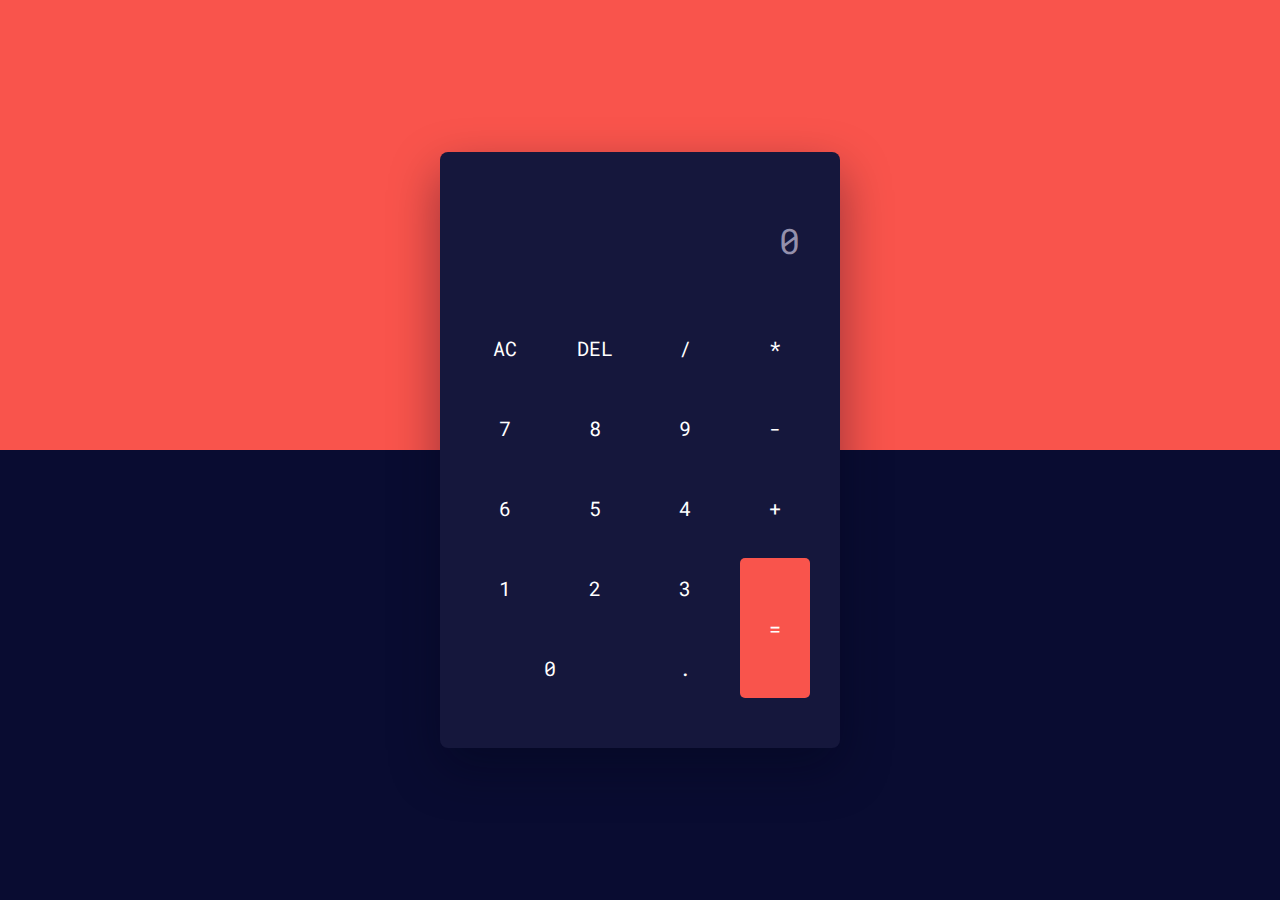
<file: Calculator/index.html>
<!DOCTYPE html>
<html lang="en">
  <head>
    <meta name="viewport" content="width=device-width, initial-scale=1.0" />
    <title>Calculator</title>
    <!-- Google Font -->
    <link
      href="https://fonts.googleapis.com/css2?family=Roboto+Mono:wght@500&display=swap"
      rel="stylesheet"
    />
    <!-- Stylesheet -->
    <link rel="stylesheet" href="style.css" />
  </head>
  <body>
    <div class="calculator">
      <div class="display">
        <input type="text" placeholder="0" id="input" disabled />
      </div>
      <div class="buttons">
        <!-- Full Erase -->
        <input type="button" value="AC" id="clear" />
        <!-- Erase Single Value -->
        <input type="button" value="DEL" id="erase" />
        <input type="button" value="/" class="input-button" />
        <input type="button" value="*" class="input-button" />

        <input type="button" value="7" class="input-button" />
        <input type="button" value="8" class="input-button" />
        <input type="button" value="9" class="input-button" />
        <input type="button" value="-" class="input-button" />

        <input type="button" value="6" class="input-button" />
        <input type="button" value="5" class="input-button" />
        <input type="button" value="4" class="input-button" />
        <input type="button" value="+" class="input-button" />

        <input type="button" value="1" class="input-button" />
        <input type="button" value="2" class="input-button" />
        <input type="button" value="3" class="input-button" />

        <input type="button" value="=" id="equal" />
        <input type="button" value="0" class="input-button" />
        <input type="button" value="." class="input-button" />
      </div>
    </div>
    <!-- Script -->
    <script src="script.js"></script>
  </body>
</html>
</file>
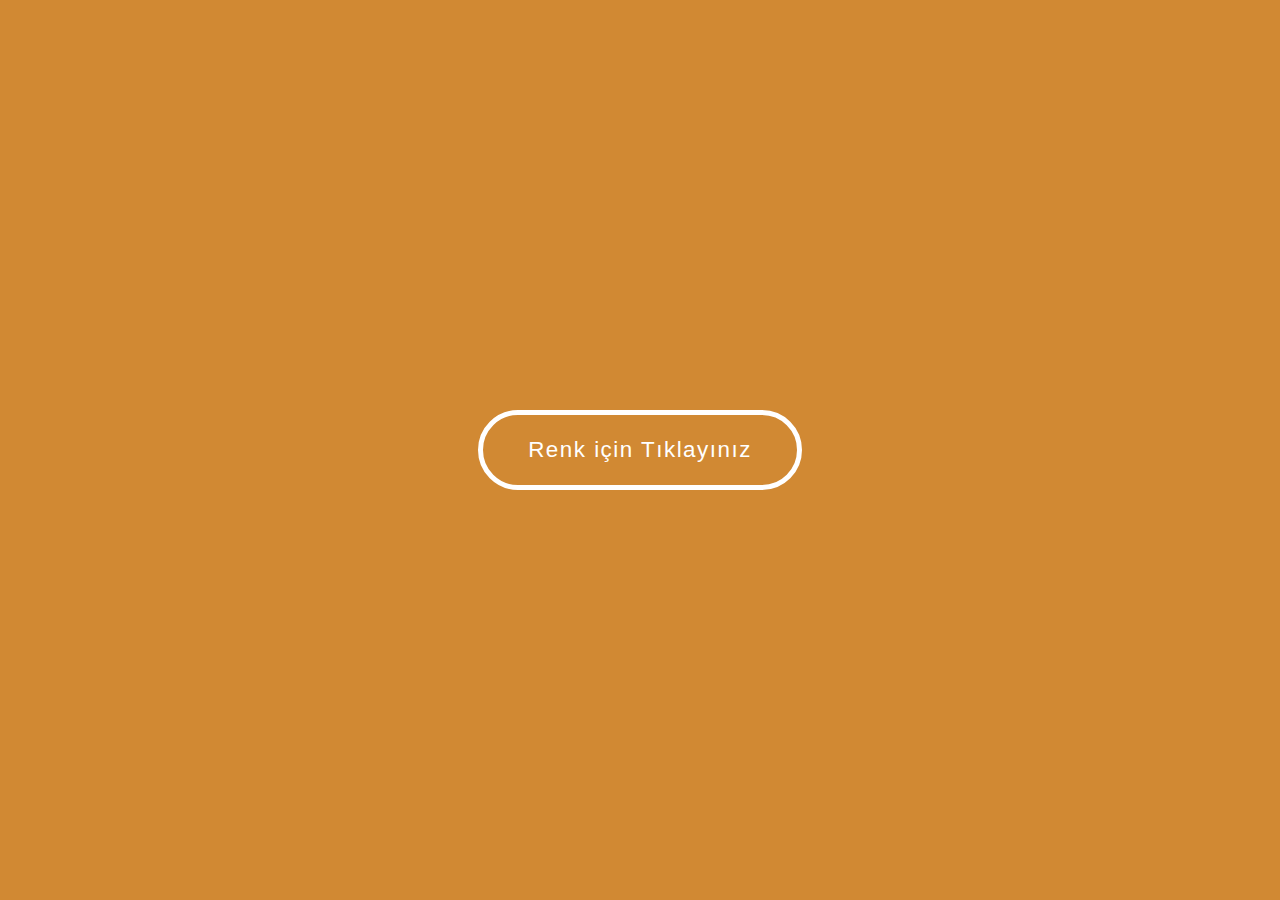
<file: Change Background/index.html>
<!DOCTYPE html>
<html lang="en">
<head>
    <meta charset="UTF-8">
    <meta name="viewport" content="width=device-width, initial-scale=1.0">
    <title>Change Background Color On Click</title>
    <!--Google Fonts-->
    <link rel="stylesheet" href="https://fonts.googleapis.com/css2?family=Poppins:wght@500&display=swap">

    <!--Stylesheet-->
    <link rel="stylesheet" href="sytle.css">

</head>
<body>
    
    <button id="btn">Renk için Tıklayınız</button>
    <script src="scrip.js"></script>
</body>
</html>
</file>
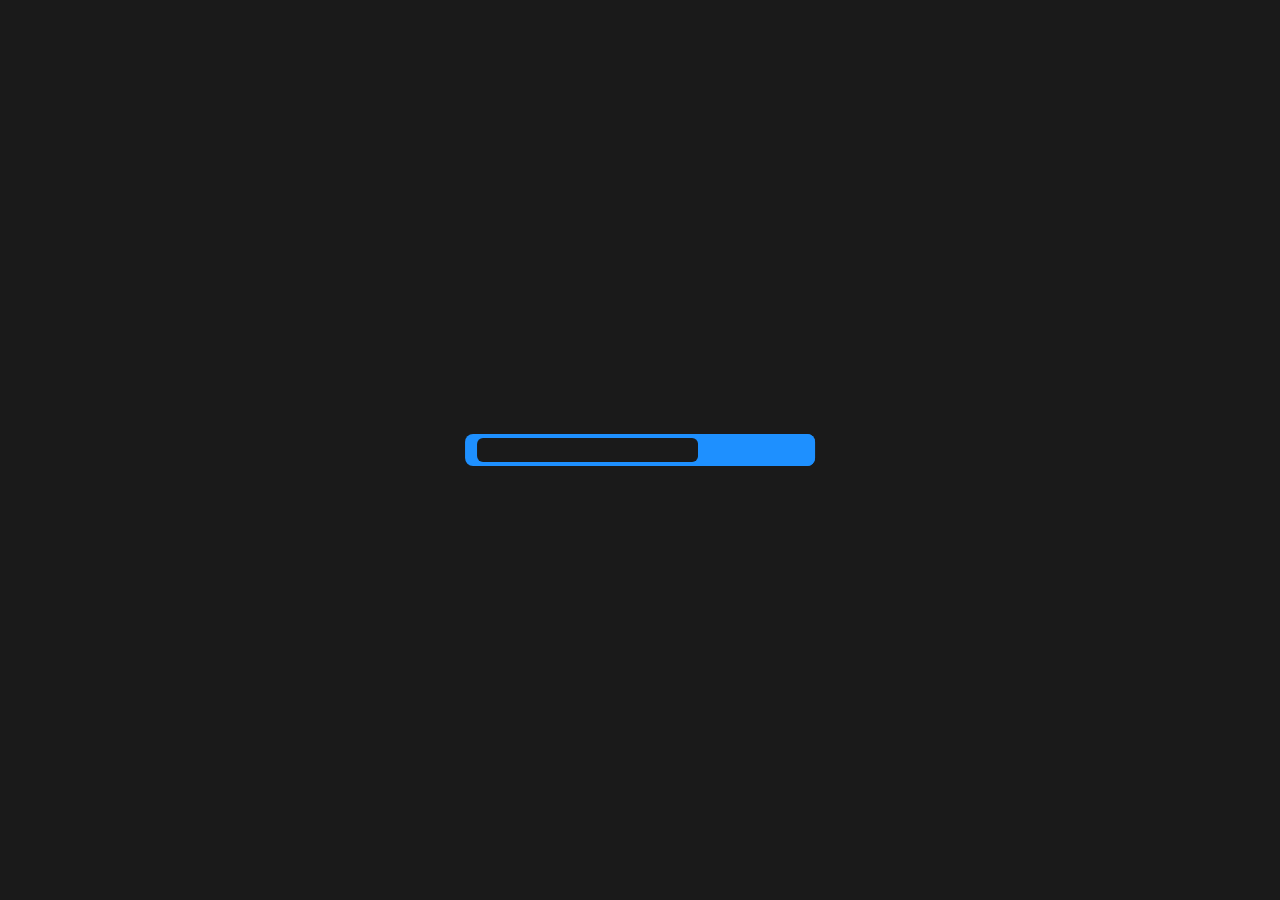
<file: Time & Date Widget/index.html>
<!DOCTYPE html>
<html lang="en">
    <head>
        <meta name="viewport" content="width=device-width,initial-scale=1.0"/>
        <title>Time & Date Widget</title>
        <!-- Google fonts-->
        <link rel="stylesheet" href="https://fonts.googleapis.com/css2?family=Poppins:wght@400;600&display=swap"/>
        <!--Styles-->
        <link rel="stylesheet" href="style.css"/>

    </head>
    <body>
        <div class="container">
            <div  class="clock-container"></div>
            <div class="date-container"></div>
        </div>

        <script src="scrip.js"></script>
    </body>
</html>
</file>
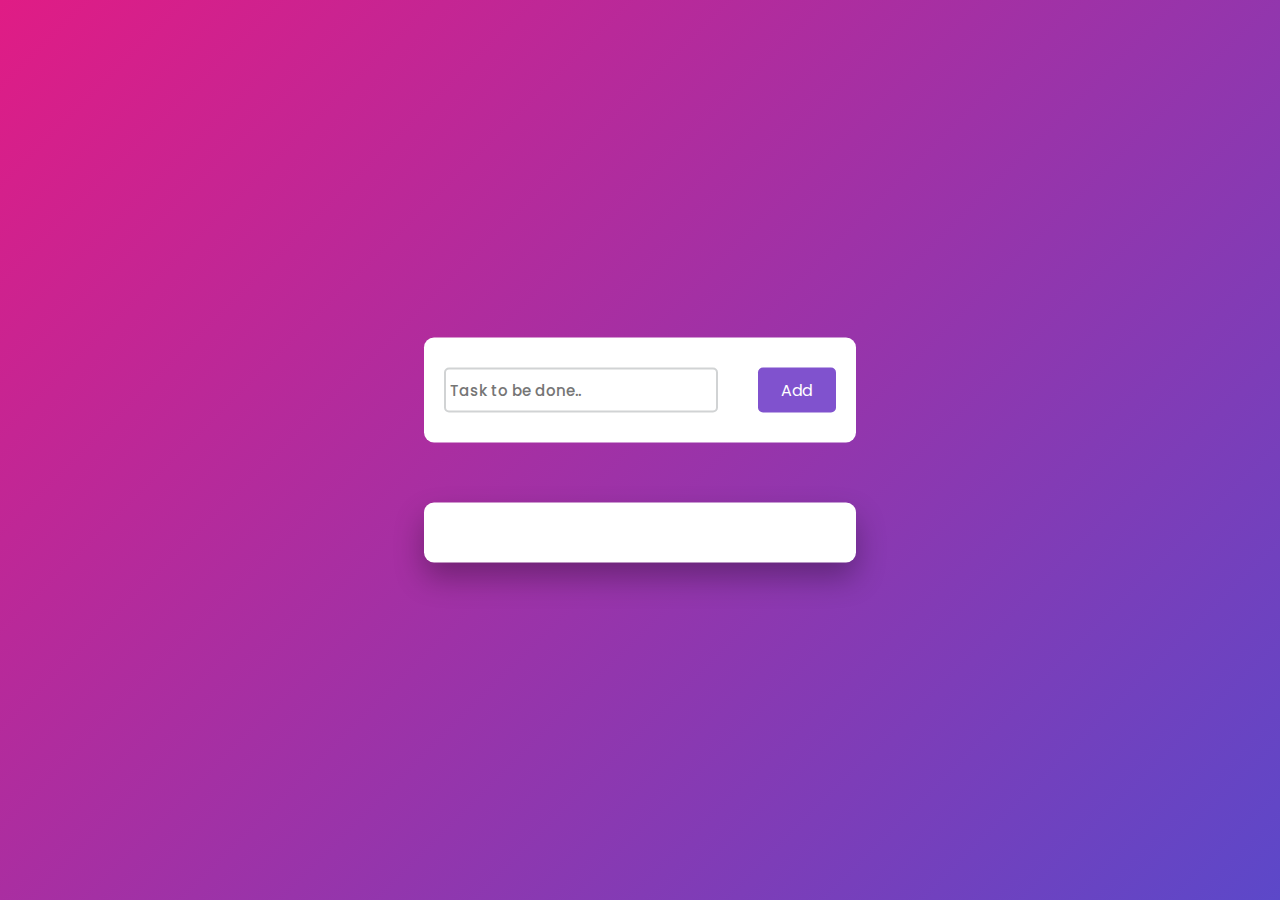
<file: To-do-list/index.html>
<!DOCTYPE html>
<html lang="en">
<head>
    <title>Simple To Do List</title>
    <!--Google Font-->
    <link href="https://fonts.googleapis.com/css2?family=Poppins:wght@400;500&display=swap" rel="stylesheet">
    <!--Font Awesome CDN-->
    <link rel="stylesheet" href="https://cdnjs.cloudflare.com/ajax/libs/font-awesome/5.15.2/css/all.min.css">
    <!--Stylesheet-->
    <link rel="stylesheet" href="style.css">
</head>
<body>
    <div class="container">
        <div id="newtask">
            <input type="text" placeholder=" Task to be done..">
            <button id="push">Add</button>
        </div>
        <div id="tasks"></div>
    </div>
    <!--Script-->
    <script src="script.js"></script>
</body>
</html>
</file>
<file: Calculator/style.css>
*{
    padding: 0;
    margin: 0;
    box-sizing: border-box;
    font-family: Roboto Mono, monospace;
}

body{
    height: 100vh;
    background: linear-gradient(to bottom ,#f9544c 50%, #090c31 50%);
}

.calculator{
    width: 400px;
    background-color: #15173c;
    padding: 50px 30px;
    position: absolute;
    transform: translate(-50%, -50%);
    top: 50%;
    left: 50%;
    border-radius: 8px;
    box-shadow: 0 20px 50px rgba(0, 5, 24, 0.4);
}
.display{
    width: 100%;
}

.display input {
    width: 100%;
    padding: 15px 10px;
    text-align: right;
    border: none;
    background-color: transparent;
    color: #ffffff;
    font-size: 35px;
}

.display input::placeholder {
    color: #9490ac;
  }

  .buttons {
    display: grid;
    grid-template-columns: repeat(4,1fr);
    grid-gap: 20px;
    margin-top: 40px;
  }

  .buttons input[type ="button"]{
    font-size: 20px;
  padding: 17px;
  border: none;
  background-color: transparent;
  color: #ffffff;
  cursor: pointer;
  border-radius: 5px;
  }

.buttons input[type="button"]:hover {
  box-shadow: 0 8px 25px #000d2e;
}

input[type="button"]#equal {
    grid-row: span 2;
    background-color: #f9544c;
  }
  
  input[type="button"][value="0"] {
    grid-column: span 2;
  }
</file>
<file: Change Background/sytle.css>
*{
    padding: 0;
    margin: 0;
}

body{
    height: 100vh;
    display: grid;
    place-items: center;
    background-color: #000000;
}

button{
    font-family: "Poppis",sans-serif;
    font-size: 1.4em;
    padding: 1em 2em;
    border-radius: 2em;
    border: 5px solid #ffffff;
    background-color: transparent;
    color: #ffffff;
  letter-spacing: 1.5px;
  cursor: pointer;
  outline: none;

}
</file>
<file: Time & Date Widget/style.css>
*{
    padding: 0;
    margin: 0;
    box-sizing: border-box;
    font-family: "Poppins",sans-serif;
}

body{
    background-color:#1a1a1a;

}
.container{
    width: 21.87em;
    display: grid;
    position: absolute;
    transform: translate(-50%,-50%);
    left: 50%;
    top: 50%;
    color: #ffffff;
    align-items: center;
    grid-template-columns: 8fr 4fr;
    background-color: #1e90ff;
    border-radius: 0.5em;

}

.clock-container{
    background-color: #1a1a1a;
  color: #ffffff;
  text-align: center;
  font-size: 3.75em;
  margin-left: 0.2em;
  border-radius: 0.1em;
  padding: 0.2em 0;
}

.date-container{
    padding: 1em 0;
    background-color: #1e90ff;
    color: #ffffff;
    text-align: center;
    border-radius: 0.5em;

}

.date-container span {
    font-size: 2.5em;
  }
</file>
<file: To-do-list/style.css>
*,
* :before,
*:after
{
padding: 0;
margin: 0;
box-sizing: border-box;

}
body{
    height: 100vh;
    background: linear-gradient(
        135deg,
        #e01c85,
        #5c48c9
    );
}

.container{
    /*border: 2px solid white;
    border-radius: 5px;*/
    width: 40%;
    position: absolute;
    min-width: 450px;
    transform: translate(-50%,-50%);
    top: 50%;
    left: 50%;
    padding: 30px 40px;

}

#newtask{
    background-color: #ffffff;
    padding: 30px 20px;
    border-radius: 10px;
    box-shadow:0 15px 30px rgba(red, green, blue, alpha);

}

#newtask input {
    width: 70%;
    height: 45px;
    font-family: 'Poppins',sans-serif;
    font-size: 15px;
    border: 2px solid #d1d3d4 ;
    color:#111111;
    font-weight: 500;
    position: relative;
    border-radius: 5px;

}

#newtask input:focus{
    outline: none;
    border-color: #8052ec;
}

#newtask button{
    position: relative;
    float: right;
    width: 20%;
    height: 45px;
    border-radius: 5px;
    font-family: 'Poppins',sans-serif;
    font-size: 16px;
    background-color: #8052ce;
    border: none;
    color: #ffffff;
    cursor: pointer;

}

#tasks{
    background-color: #ffffff;
    padding: 30px 20px;
    margin-top: 60px;
    border-radius: 10px;
    box-shadow: 0 15px 30px rgba(0,0,0,0.3);
    width: 100%;
    position: relative;
}

.task{
    background-color: #ffffff;
    height: 50px;
    padding: 5px 10px;
    margin-top: 10px;
    display: flex;
    align-items: center;
    justify-content: space-between;
    border-bottom: 2px solid #d1d3d4;
    cursor: pointer;
}

.task button{
    background-color: #8052ec;
    color: #ffffff;
    height: 100%;
    width: 40px;
    border-radius: 5px;
    border: none;
    cursor: pointer;
    outline: none;
}

.completed{
    text-decoration: line-through;
}
</file>
